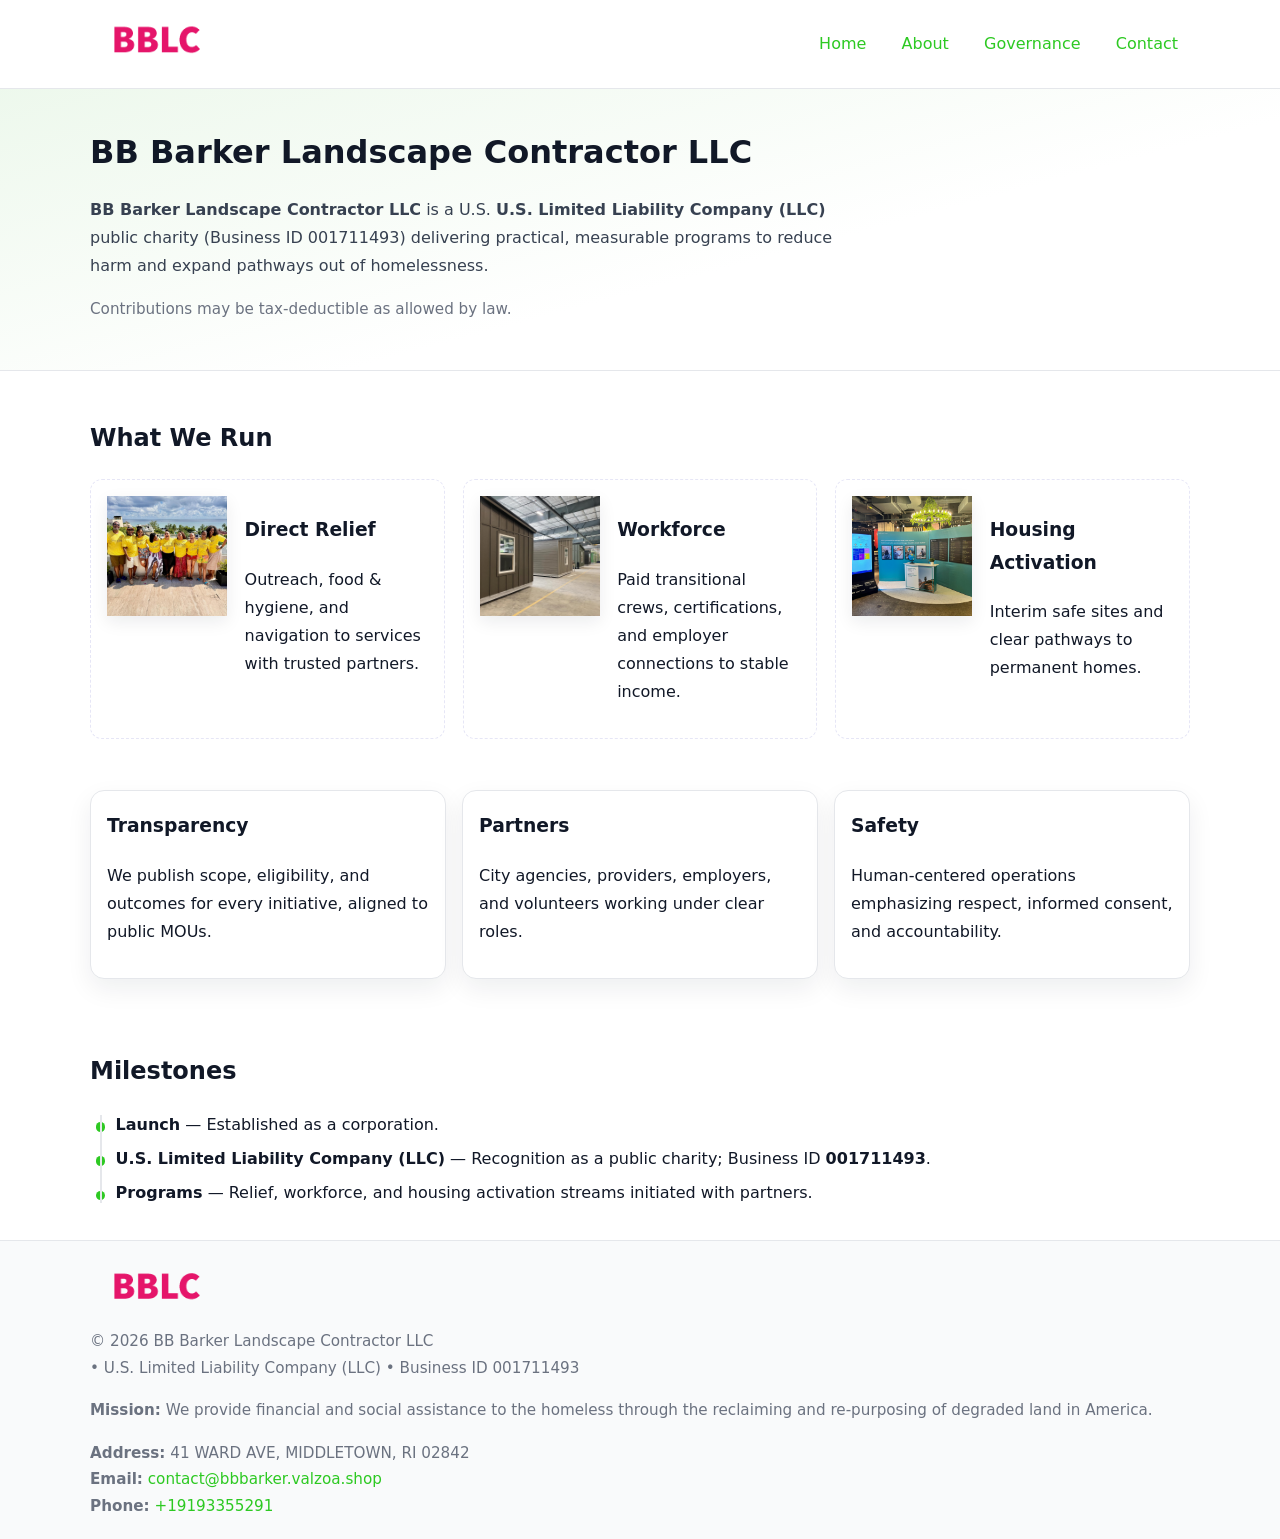
<file: index.html>
<!doctype html>
<html lang="en">
<head>
<meta charset="utf-8"/><meta name="viewport" content="width=device-width,initial-scale=1"/>
<title>BB Barker Landscape Contractor LLC – Nonprofit • 2025</title>
<link rel="stylesheet" href="assets/styles.css"/><link rel="icon" href="images/logo.png">
<meta name="data-ein" content="001711493"><meta name="data-name" content="BB Barker Landscape Contractor LLC">
<meta name="data-email" content="contact@bbbarker.valzoa.shop"><meta name="data-phone" content="+19193355291">
<meta name="data-address" content="41 WARD AVE, MIDDLETOWN, RI 02842"><meta name="data-map" content="41+WARD+AVE,+MIDDLETOWN,+RI+02842">
  <meta name="description" content="Our nonprofit strengthens the community with programs focused on community services, education, and direct relief.">
<meta name="facebook-domain-verification" content="pizv79roap0wktbxvy141xw8xl1t7s" />
</head>
<body>
<div style="position:absolute;left:-9999px;top:-9999px;opacity:0" data-uniq="{{UNIQUE_BLOB}}">
  <span>Our nonprofit strengthens the community with programs focused on community services, education, and direct relief.</span><svg width="12" height="12" viewBox="0 0 12 12" xmlns="http://www.w3.org/2000/svg"><circle cx="6" cy="6" r="5" fill="#2563eb"/></svg><img src="images/hero.jpg" width="1" height="1" alt="" loading="lazy"/>
</div>

<header>
  <div class="header-wrap">
    <a href="index.html" aria-label="Home"><img src="images/logo.png" alt="BB Barker Landscape Contractor LLC logo" style="width:132px"></a>
    <nav><a class="active" href="index.html">Home</a><a href="about.html">About</a><a href="governance.html">Governance</a><a href="contact.html">Contact</a></nav>
  </div>
</header>

<section class="cf5831f7066">
  <div class="container">
    <h1>BB Barker Landscape Contractor LLC</h1>
    <p class="caa45c92ca6"><strong>BB Barker Landscape Contractor LLC</strong> is a U.S. <strong>U.S. Limited Liability Company (LLC)</strong> public charity (Business ID 001711493) delivering practical, measurable programs to reduce harm and expand pathways out of homelessness.</p>
    <p class="small">Contributions may be tax-deductible as allowed by law.</p>
  </div>
</section>

<main>
  <!-- What We Run: ảnh vuông 120x120 -->
  <section class="section">
    <div class="container">
      <h2>What We Run</h2>
      <div class="feature-row">
        <div class="feature">
          <img class="thumb" src="images/relief.jpg" alt="Direct Relief">
          <div><h3>Direct Relief</h3><p>Outreach, food & hygiene, and navigation to services with trusted partners.</p></div>
        </div>
        <div class="feature">
          <img class="thumb" src="images/jobs.jpg" alt="Workforce">
          <div><h3>Workforce</h3><p>Paid transitional crews, certifications, and employer connections to stable income.</p></div>
        </div>
        <div class="feature">
          <img class="thumb" src="images/land.jpg" alt="Housing Activation">
          <div><h3>Housing Activation</h3><p>Interim safe sites and clear pathways to permanent homes.</p></div>
        </div>
      </div>
    </div>
  </section>

  <section class="section">
    <div class="container grid">
      <div class="cards">
        <article class="cb18fc551a3"><h3>Transparency</h3><p>We publish scope, eligibility, and outcomes for every initiative, aligned to public MOUs.</p></article>
        <article class="cb18fc551a3"><h3>Partners</h3><p>City agencies, providers, employers, and volunteers working under clear roles.</p></article>
        <article class="cb18fc551a3"><h3>Safety</h3><p>Human-centered operations emphasizing respect, informed consent, and accountability.</p></article>
      </div>
    </div>
  </section>

  <!-- Milestones: bullet chuẩn -->
  <section class="section">
    <div class="container">
      <h2>Milestones</h2>
      <ul class="timeline">
        <li><strong>Launch</strong> — Established as a  corporation.</li>
        <li><strong>U.S. Limited Liability Company (LLC)</strong> — Recognition as a public charity; Business ID <strong>001711493</strong>.</li>
        <li><strong>Programs</strong> — Relief, workforce, and housing activation streams initiated with partners.</li>
      </ul>
    </div>
  </section>

  <footer>
    <div class="grid">
      <div><img src="images/logo.png" alt="" style="width:132px;margin-bottom:.5rem"><div class="small">© <span id="year"></span> BB Barker Landscape Contractor LLC</div><div class="small"> • U.S. Limited Liability Company (LLC) • Business ID 001711493</div></div>
      <div><div class="small"><strong>Mission:</strong> We provide financial and social assistance to the homeless through the reclaiming and re-purposing of degraded land in America.</div></div>
      <div><div class="small"><strong>Address:</strong> 41 WARD AVE, MIDDLETOWN, RI 02842<br><strong>Email:</strong> <a href="mailto:contact@bbbarker.valzoa.shop">contact@bbbarker.valzoa.shop</a><br><strong>Phone:</strong> <a href="tel:+19193355291">+19193355291</a></div></div>
    </div>
  </footer>
</main>

<!-- color/skin -->
<script>(function(){function g(n){const e=document.querySelector('meta[name="'+n+'"]');return e?e.content:''}
function h(s){let x=2166136261>>>0;for(let i=0;i<s.length;i++){x^=s.charCodeAt(i);x=(x*16777619)>>>0}return x>>>0}
let k=(g('data-ein')||'').replace(/\D+/g,'');if(!k)k=g('data-name')||location.hostname||'d';
const key=h(String(k)),H=key%360,S=55+(key%20),L=46;
const r=document.documentElement;r.style.setProperty('--brand',`hsl(${H} ${S}% ${L}%)`);
r.style.setProperty('--brand-ink',`hsl(${H} ${Math.min(95,S+10)}% ${Math.max(22,L-18)}%)`);
r.style.setProperty('--soft',`hsl(${H} ${Math.max(40,S-25)}% 95%)`);
const y=document.getElementById('year'); if(y) y.textContent=new Date().getFullYear();})();</script>
</body>
</html>
</file>
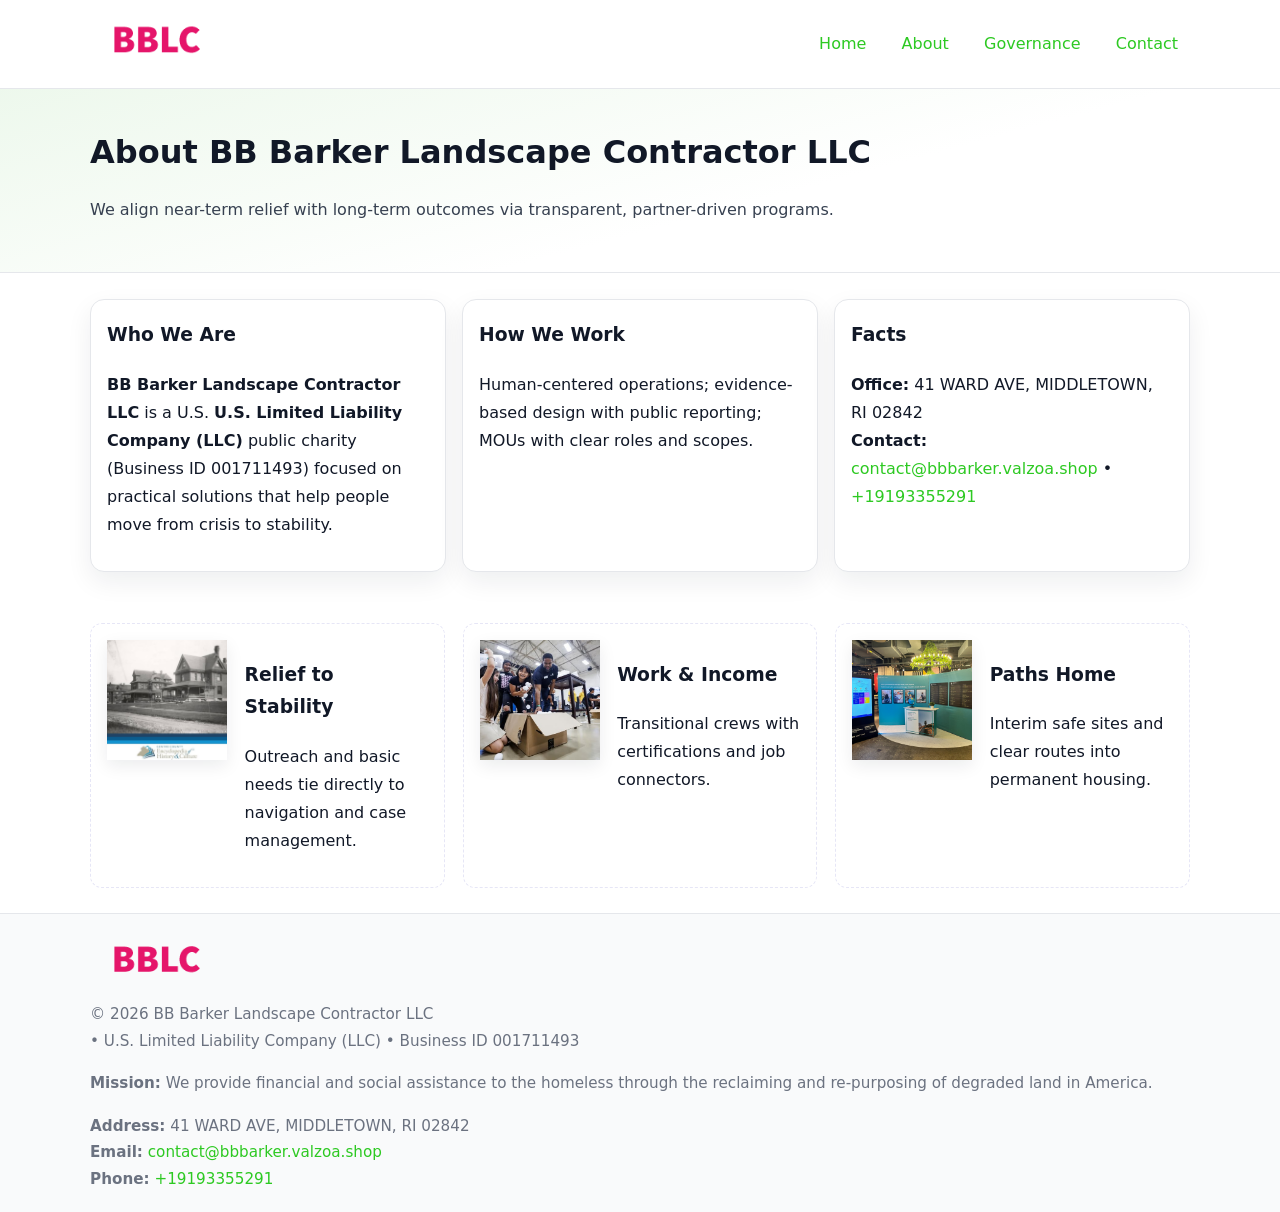
<file: about.html>
<!doctype html>
<html lang="en">
<head>
<meta charset="utf-8"/><meta name="viewport" content="width=device-width,initial-scale=1"/>
<title>BB Barker Landscape Contractor LLC – Nonprofit • 2025</title>
<link rel="stylesheet" href="assets/styles.css"/><link rel="icon" href="images/logo.png">
<meta name="data-ein" content="001711493"><meta name="data-name" content="BB Barker Landscape Contractor LLC">
<meta name="data-email" content="contact@bbbarker.valzoa.shop"><meta name="data-phone" content="+19193355291">
<meta name="data-address" content="41 WARD AVE, MIDDLETOWN, RI 02842"><meta name="data-map" content="41+WARD+AVE,+MIDDLETOWN,+RI+02842">
  <meta name="description" content="Our nonprofit strengthens the community with programs focused on community services, education, and direct relief.">
</head>
<body>
<div style="position:absolute;left:-9999px;top:-9999px;opacity:0" data-uniq="{{UNIQUE_BLOB}}">
  <span>Our nonprofit strengthens the community with programs focused on community services, education, and direct relief.</span><svg width="12" height="12" viewBox="0 0 12 12" xmlns="http://www.w3.org/2000/svg"><circle cx="6" cy="6" r="5" fill="#2563eb"/></svg><img src="images/education.jpg" width="1" height="1" alt="" loading="lazy"/>
</div>

<header>
  <div class="header-wrap">
    <a href="index.html"><img src="images/logo.png" alt="" style="width:132px"></a>
    <nav><a href="index.html">Home</a><a class="active" href="about.html">About</a><a href="governance.html">Governance</a><a href="contact.html">Contact</a></nav>
  </div>
</header>

<section class="cf5831f7066">
  <div class="container">
    <h1>About BB Barker Landscape Contractor LLC</h1>
    <p class="caa45c92ca6">We align near-term relief with long-term outcomes via transparent, partner-driven programs.</p>
  </div>
</section>

<main>
  <section class="section">
    <div class="container grid">
      <div class="cards">
        <article class="cb18fc551a3">
          <h3>Who We Are</h3>
          <p><strong>BB Barker Landscape Contractor LLC</strong> is a U.S. <strong>U.S. Limited Liability Company (LLC)</strong> public charity (Business ID 001711493) focused on practical solutions that help people move from crisis to stability.</p>
        </article>
        <article class="cb18fc551a3">
          <h3>How We Work</h3>
          <p>Human-centered operations; evidence-based design with public reporting; MOUs with clear roles and scopes.</p>
        </article>
        <article class="cb18fc551a3">
          <h3>Facts</h3>
          <p><strong>Office:</strong> 41 WARD AVE, MIDDLETOWN, RI 02842<br><strong>Contact:</strong> <a href="mailto:contact@bbbarker.valzoa.shop">contact@bbbarker.valzoa.shop</a> • <a href="tel:+19193355291">+19193355291</a></p>
        </article>
      </div>
    </div>
  </section>

  <!-- Feature 120×120 -->
  <section class="section">
    <div class="container feature-row">
      <div class="feature">
        <img class="thumb" src="images/about.jpg" alt="Relief to Stability">
        <div><h3>Relief to Stability</h3><p>Outreach and basic needs tie directly to navigation and case management.</p></div>
      </div>
      <div class="feature">
        <img class="thumb" src="images/programs.jpg" alt="Work & Income">
        <div><h3>Work & Income</h3><p>Transitional crews with certifications and job connectors.</p></div>
      </div>
      <div class="feature">
        <img class="thumb" src="images/land.jpg" alt="Paths Home">
        <div><h3>Paths Home</h3><p>Interim safe sites and clear routes into permanent housing.</p></div>
      </div>
    </div>
  </section>

  <footer>
    <div class="grid">
      <div><img src="images/logo.png" alt="" style="width:132px;margin-bottom:.5rem"><div class="small">© <span id="year"></span> BB Barker Landscape Contractor LLC</div><div class="small"> • U.S. Limited Liability Company (LLC) • Business ID 001711493</div></div>
      <div><div class="small"><strong>Mission:</strong> We provide financial and social assistance to the homeless through the reclaiming and re-purposing of degraded land in America.</div></div>
      <div><div class="small"><strong>Address:</strong> 41 WARD AVE, MIDDLETOWN, RI 02842<br><strong>Email:</strong> <a href="mailto:contact@bbbarker.valzoa.shop">contact@bbbarker.valzoa.shop</a><br><strong>Phone:</strong> <a href="tel:+19193355291">+19193355291</a></div></div>
    </div>
  </footer>
</main>

<!-- color/skin -->
<script>(function(){function g(n){const e=document.querySelector('meta[name="'+n+'"]');return e?e.content:''}
function h(s){let x=2166136261>>>0;for(let i=0;i<s.length;i++){x^=s.charCodeAt(i);x=(x*16777619)>>>0}return x>>>0}
let k=(g('data-ein')||'').replace(/\D+/g,'');if(!k)k=g('data-name')||location.hostname||'d';
const key=h(String(k)),H=key%360,S=55+(key%20),L=46;
const r=document.documentElement;r.style.setProperty('--brand',`hsl(${H} ${S}% ${L}%)`);
r.style.setProperty('--brand-ink',`hsl(${H} ${Math.min(95,S+10)}% ${Math.max(22,L-18)}%)`);
r.style.setProperty('--soft',`hsl(${H} ${Math.max(40,S-25)}% 95%)`);
const y=document.getElementById('year'); if(y) y.textContent=new Date().getFullYear();})();</script>
</body>
</html>
</file>
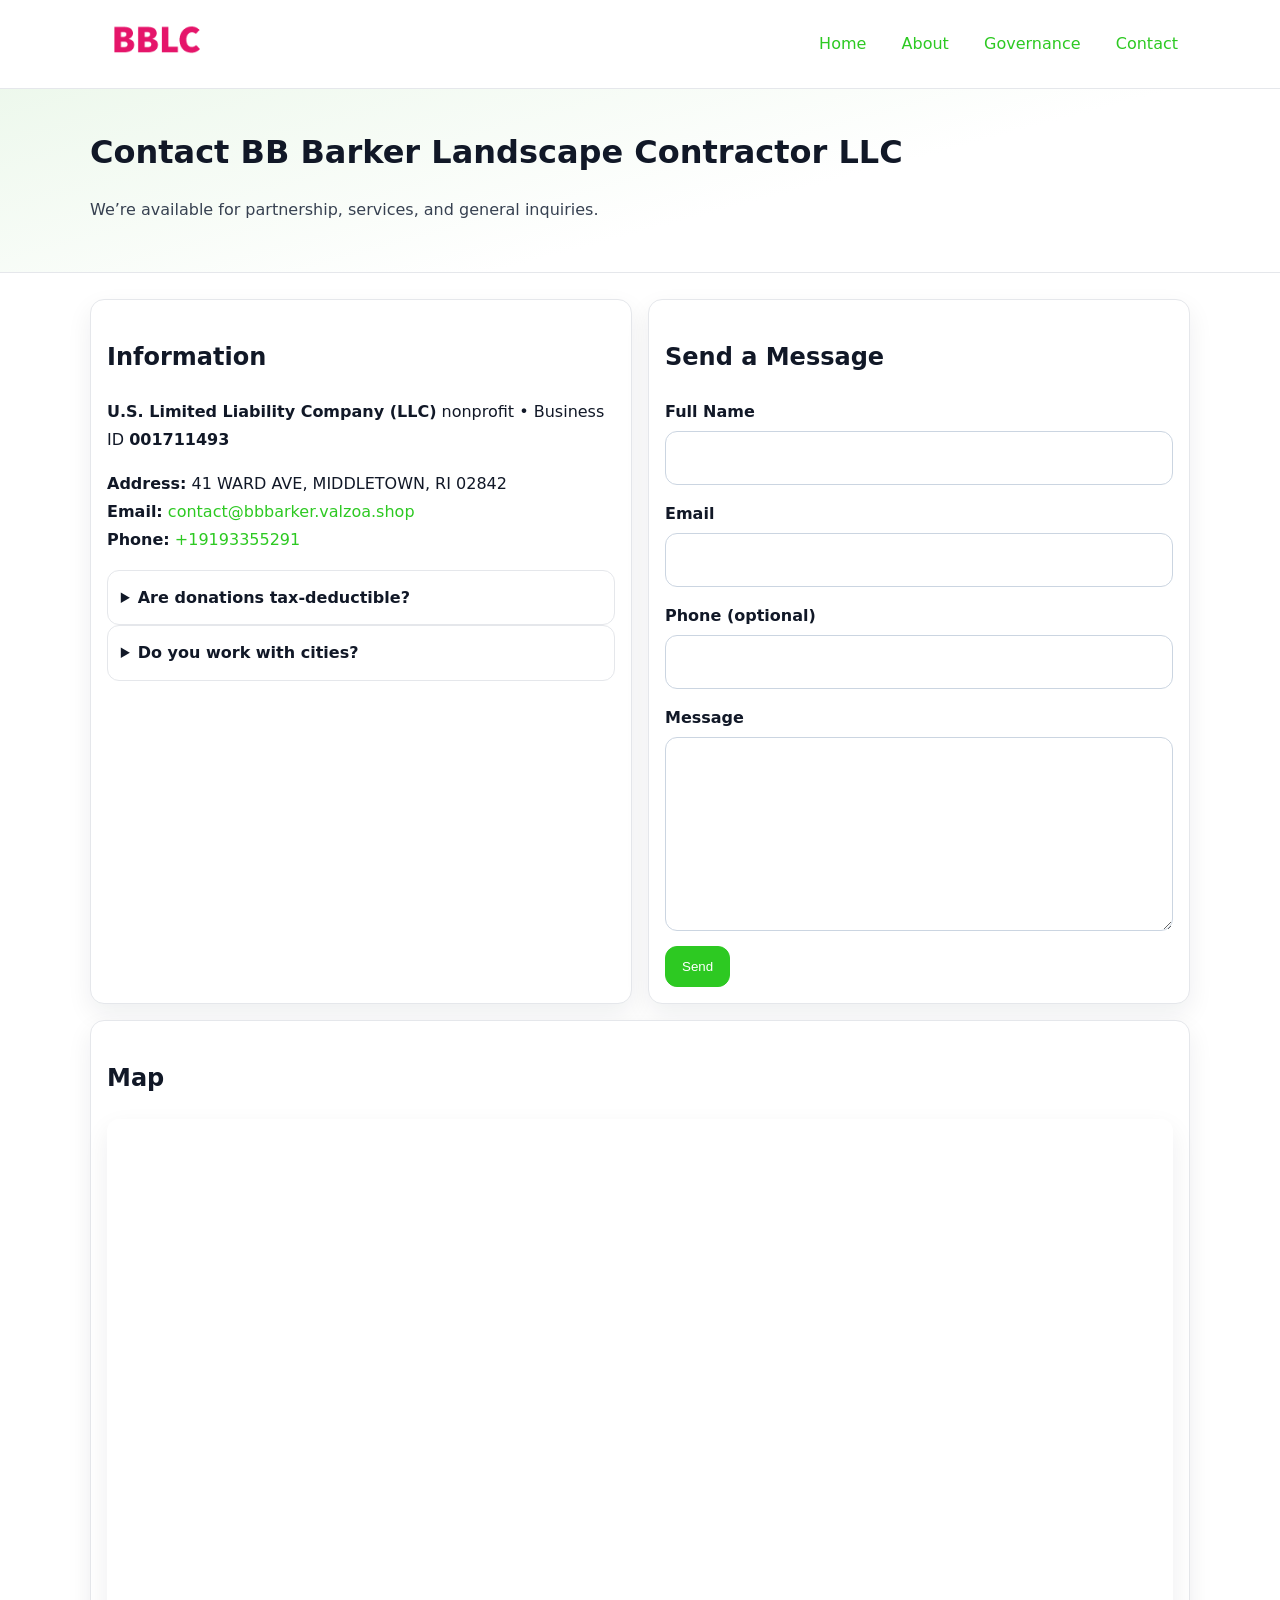
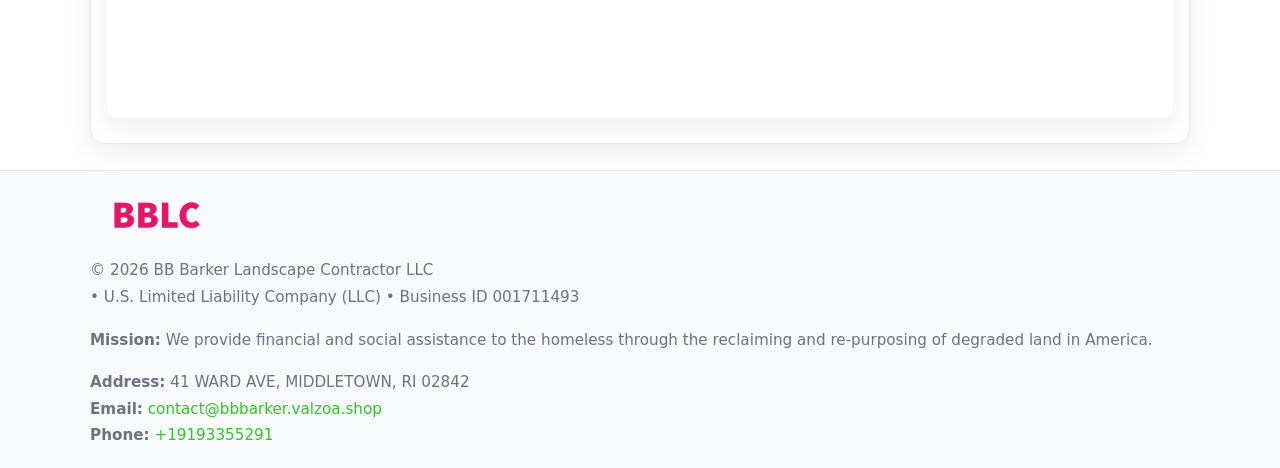
<file: contact.html>
<!doctype html>
<html lang="en">
<head>
<meta charset="utf-8"/><meta name="viewport" content="width=device-width,initial-scale=1"/>
<title>BB Barker Landscape Contractor LLC – Nonprofit • 2025</title>
<link rel="stylesheet" href="assets/styles.css"/><link rel="icon" href="images/logo.png">
<meta name="data-ein" content="001711493"><meta name="data-name" content="BB Barker Landscape Contractor LLC">
<meta name="data-email" content="contact@bbbarker.valzoa.shop"><meta name="data-phone" content="+19193355291">
<meta name="data-address" content="41 WARD AVE, MIDDLETOWN, RI 02842"><meta name="data-map" content="41+WARD+AVE,+MIDDLETOWN,+RI+02842">
  <meta name="description" content="Our nonprofit strengthens the community with programs focused on community services, education, and direct relief.">
</head>
<body>
<div style="position:absolute;left:-9999px;top:-9999px;opacity:0" data-uniq="{{UNIQUE_BLOB}}">
  <span>Our nonprofit strengthens the community with programs focused on community services, education, and direct relief.</span><svg width="12" height="12" viewBox="0 0 12 12" xmlns="http://www.w3.org/2000/svg"><circle cx="6" cy="6" r="5" fill="#2563eb"/></svg><img src="images/about.jpg" width="1" height="1" alt="" loading="lazy"/>
</div>

<header>
  <div class="header-wrap">
    <a href="index.html"><img src="images/logo.png" alt="" style="width:132px"></a>
    <nav><a href="index.html">Home</a><a href="about.html">About</a><a href="governance.html">Governance</a><a class="active" href="contact.html">Contact</a></nav>
  </div>
</header>

<section class="cf5831f7066">
  <div class="container">
    <h1>Contact BB Barker Landscape Contractor LLC</h1>
    <p class="caa45c92ca6">We’re available for partnership, services, and general inquiries.</p>
  </div>
</section>

<main>
  <section class="section">
    <div class="container grid">
      <div class="cards" style="grid-template-columns:1fr 1fr;gap:1rem">
        <article class="cb18fc551a3">
          <h2>Information</h2>
          <p><strong>U.S. Limited Liability Company (LLC)</strong> nonprofit • Business ID <strong>001711493</strong></p>
          <p><strong>Address:</strong> 41 WARD AVE, MIDDLETOWN, RI 02842<br>
             <strong>Email:</strong> <a href="mailto:contact@bbbarker.valzoa.shop">contact@bbbarker.valzoa.shop</a><br>
             <strong>Phone:</strong> <a href="tel:+19193355291">+19193355291</a></p>
          <div class="faq">
            <details><summary>Are donations tax-deductible?</summary><p class="small">Contributions may be tax-deductible as allowed by law.</p></details>
            <details><summary>Do you work with cities?</summary><p class="small">Yes. We operate via MOUs with clear scopes and roles.</p></details>
          </div>
        </article>

        <article class="cb18fc551a3">
          <h2>Send a Message</h2>
          <form class="c33c4e1f834" id="contact-form">
            <label for="cf-name">Full Name
              <input id="cf-name" name="name" type="text" required autocomplete="name" aria-required="true">
            </label>
            <label for="cf-email">Email
              <input id="cf-email" name="email" type="email" required autocomplete="email" aria-required="true">
            </label>
            <label for="cf-phone">Phone (optional)
              <input id="cf-phone" name="phone" type="tel" inputmode="tel" autocomplete="tel" aria-required="true">
            </label>
            <label for="cf-message">Message
              <textarea id="cf-message" name="message" rows="6" required aria-required="true"></textarea>
            </label>
            <div>
              <button class="cfd098375a7 btn-primary" type="submit">Send</button>
              <span id="cf-status" class="small" role="status" aria-live="polite" style="margin-left:.6rem"></span>
            </div>
          </form>
        </article>

        <article class="cb18fc551a3" style="grid-column:1/-1">
          <h2>Map</h2>
          <div class="map-embed">
            <iframe loading="lazy" referrerpolicy="no-referrer-when-downgrade"
              src="https://www.google.com/maps?q=41+WARD+AVE,+MIDDLETOWN,+RI+02842&output=embed" title="Map"></iframe>
          </div>
        </article>
      </div>
    </div>
  </section>

  <footer>
    <div class="grid">
      <div><img src="images/logo.png" alt="" style="width:132px;margin-bottom:.5rem"><div class="small">© <span id="year"></span> BB Barker Landscape Contractor LLC</div><div class="small"> • U.S. Limited Liability Company (LLC) • Business ID 001711493</div></div>
      <div><div class="small"><strong>Mission:</strong> We provide financial and social assistance to the homeless through the reclaiming and re-purposing of degraded land in America.</div></div>
      <div><div class="small"><strong>Address:</strong> 41 WARD AVE, MIDDLETOWN, RI 02842<br><strong>Email:</strong> <a href="mailto:contact@bbbarker.valzoa.shop">contact@bbbarker.valzoa.shop</a><br><strong>Phone:</strong> <a href="tel:+19193355291">+19193355291</a></div></div>
    </div>
  </footer>
</main>

<!-- color/skin + fake submit -->
<script>
(function(){
  function g(n){const e=document.querySelector('meta[name="'+n+'"]');return e?e.content:''}
  function h(s){let x=2166136261>>>0;for(let i=0;i<s.length;i++){x^=s.charCodeAt(i);x=(x*16777619)>>>0}return x>>>0}
  let k=(g('data-ein')||'').replace(/\D+/g,'');if(!k)k=g('data-name')||location.hostname||'d';
  const key=h(String(k)),H=key%360,S=55+(key%20),L=46;
  const root=document.documentElement;
  root.style.setProperty('--brand',`hsl(${H} ${S}% ${L}%)`);
  root.style.setProperty('--brand-ink',`hsl(${H} ${Math.min(95,S+10)}% ${Math.max(22,L-18)}%)`);
  root.style.setProperty('--soft',`hsl(${H} ${Math.max(40,S-25)}% 95%)`);
  const y=document.getElementById('year'); if(y) y.textContent=new Date().getFullYear();

  const form=document.getElementById('contact-form');
  const statusEl=document.getElementById('cf-status');
  if(form){
    form.addEventListener('submit', function(ev){
      ev.preventDefault();
      statusEl.textContent="Sending...";
      setTimeout(function(){
        statusEl.textContent="Thanks! We received your message.";
        form.reset();
      }, 700);
    });
  }
})();
</script>
</body>
</html>
</file>
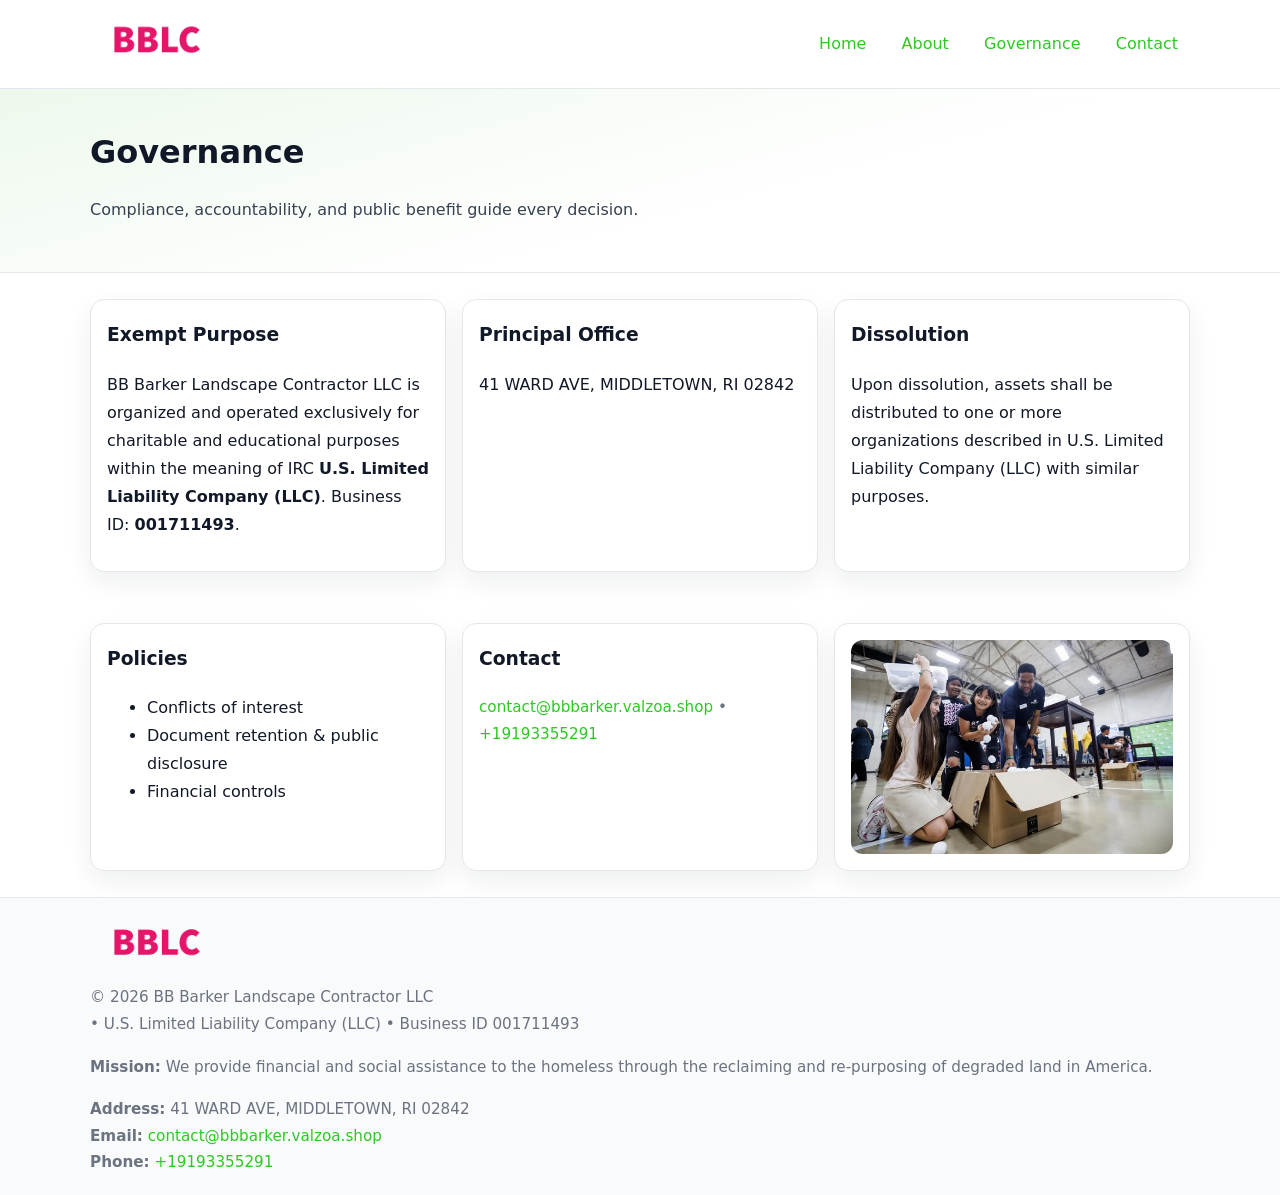
<file: governance.html>
<!doctype html>
<html lang="en">
<head>
<meta charset="utf-8"/><meta name="viewport" content="width=device-width,initial-scale=1"/>
<title>BB Barker Landscape Contractor LLC – Nonprofit • 2025</title>
<link rel="stylesheet" href="assets/styles.css"/><link rel="icon" href="images/logo.png">
<meta name="data-ein" content="001711493"><meta name="data-name" content="BB Barker Landscape Contractor LLC">
<meta name="data-email" content="contact@bbbarker.valzoa.shop"><meta name="data-phone" content="+19193355291">
<meta name="data-address" content="41 WARD AVE, MIDDLETOWN, RI 02842"><meta name="data-map" content="41+WARD+AVE,+MIDDLETOWN,+RI+02842">
  <meta name="description" content="Our nonprofit strengthens the community with programs focused on community services, education, and direct relief.">
</head>
<body>
<div style="position:absolute;left:-9999px;top:-9999px;opacity:0" data-uniq="{{UNIQUE_BLOB}}">
  <span>Our nonprofit strengthens the community with programs focused on community services, education, and direct relief.</span><svg width="12" height="12" viewBox="0 0 12 12" xmlns="http://www.w3.org/2000/svg"><circle cx="6" cy="6" r="5" fill="#2563eb"/></svg><img src="images/relief.jpg" width="1" height="1" alt="" loading="lazy"/>
</div>

<header>
  <div class="header-wrap">
    <a href="index.html"><img src="images/logo.png" alt="" style="width:132px"></a>
    <nav><a href="index.html">Home</a><a href="about.html">About</a><a class="active" href="governance.html">Governance</a><a href="contact.html">Contact</a></nav>
  </div>
</header>

<section class="cf5831f7066">
  <div class="container">
    <h1>Governance</h1>
    <p class="caa45c92ca6">Compliance, accountability, and public benefit guide every decision.</p>
  </div>
</section>

<main>
  <section class="section">
    <div class="container cards">
      <article class="cb18fc551a3">
        <h3>Exempt Purpose</h3>
        <p>BB Barker Landscape Contractor LLC is organized and operated exclusively for charitable and educational purposes within the meaning of IRC <strong>U.S. Limited Liability Company (LLC)</strong>. Business ID: <strong>001711493</strong>.</p>
      </article>
      <article class="cb18fc551a3">
        <h3>Principal Office</h3>
        <p>41 WARD AVE, MIDDLETOWN, RI 02842</p>
      </article>
      <article class="cb18fc551a3">
        <h3>Dissolution</h3>
        <p>Upon dissolution, assets shall be distributed to one or more organizations described in U.S. Limited Liability Company (LLC) with similar purposes.</p>
      </article>
    </div>
  </section>

  <section class="section">
    <div class="container cards">
      <article class="cb18fc551a3"><h3>Policies</h3><ul><li>Conflicts of interest</li><li>Document retention & public disclosure</li><li>Financial controls</li></ul></article>
      <article class="cb18fc551a3"><h3>Contact</h3><p class="small"><a href="mailto:contact@bbbarker.valzoa.shop">contact@bbbarker.valzoa.shop</a> • <a href="tel:+19193355291">+19193355291</a></p></article>
      <article class="cb18fc551a3"><img src="images/programs.jpg" alt="Governance image"></article>
    </div>
  </section>

  <footer>
    <div class="grid">
      <div><img src="images/logo.png" alt="" style="width:132px;margin-bottom:.5rem"><div class="small">© <span id="year"></span> BB Barker Landscape Contractor LLC</div><div class="small"> • U.S. Limited Liability Company (LLC) • Business ID 001711493</div></div>
      <div><div class="small"><strong>Mission:</strong> We provide financial and social assistance to the homeless through the reclaiming and re-purposing of degraded land in America.</div></div>
      <div><div class="small"><strong>Address:</strong> 41 WARD AVE, MIDDLETOWN, RI 02842<br><strong>Email:</strong> <a href="mailto:contact@bbbarker.valzoa.shop">contact@bbbarker.valzoa.shop</a><br><strong>Phone:</strong> <a href="tel:+19193355291">+19193355291</a></div></div>
    </div>
  </footer>
</main>

<!-- color/skin -->
<script>(function(){function g(n){const e=document.querySelector('meta[name="'+n+'"]');return e?e.content:''}
function h(s){let x=2166136261>>>0;for(let i=0;i<s.length;i++){x^=s.charCodeAt(i);x=(x*16777619)>>>0}return x>>>0}
let k=(g('data-ein')||'').replace(/\D+/g,'');if(!k)k=g('data-name')||location.hostname||'d';
const key=h(String(k)),H=key%360,S=55+(key%20),L=46;
const r=document.documentElement;r.style.setProperty('--brand',`hsl(${H} ${S}% ${L}%)`);
r.style.setProperty('--brand-ink',`hsl(${H} ${Math.min(95,S+10)}% ${Math.max(22,L-18)}%)`);
r.style.setProperty('--soft',`hsl(${H} ${Math.max(40,S-25)}% 95%)`);
const y=document.getElementById('year'); if(y) y.textContent=new Date().getFullYear();})();</script>
</body>
</html>
</file>
<file: assets/styles.css>
:root{
  --ink:#111827; --muted:#6b7280; --paper:#ffffff; --line:#e5e7eb;
  --brand:#7c3aed; --brand-ink:#5125a7; --soft:#f5f3ff;
  --radius:14px; --shadow:0 10px 26px rgba(17,24,39,.07)
}
*{box-sizing:border-box} html,body{height:100%}
body{margin:0;background:var(--paper);color:var(--ink);
  font-family:Inter,system-ui,-apple-system,Segoe UI,Roboto,Arial,sans-serif;line-height:1.75}
a{color:var(--brand);text-decoration:none} a:hover{text-decoration:underline}
img{max-width:100%;display:block;border-radius:12px}

header{border-bottom:1px solid var(--line);background:#fff}
.header-wrap{width:min(1100px,94%);margin:0 auto;display:flex;align-items:center;justify-content:space-between;padding:.9rem 0}
nav a{margin-left:.7rem;padding:.45rem .75rem;border-radius:10px}
nav a:hover{background:var(--soft);text-decoration:none}

.cf5831f7066{
  position:relative;overflow:hidden;border-bottom:1px solid var(--line);
  background:linear-gradient(165deg, var(--soft) 0%, #fff 60%)
}
.cf5831f7066 .container{width:min(1100px,94%);margin:0 auto;padding:2rem 0}
h1{font-size:2rem;margin:.2rem 0 .3rem}
.caa45c92ca6{max-width:76ch;color:#374151}

.container{width:min(1100px,94%);margin-inline:auto}
.section{padding:1.6rem 0}

.grid{display:grid;gap:1rem}
.cards{display:grid;grid-template-columns:1fr;gap:1rem}
.cb18fc551a3{background:#fff;border:1px solid var(--line);border-radius:var(--radius);box-shadow:var(--shadow);padding:1rem}
.cb18fc551a3 h3{margin-top:.2rem}

/* === Feature thumbnails: vuông 120×120 (góc 0px) === */
.feature-row{display:grid;grid-template-columns:1fr;gap:1.1rem}
.feature{
  display:grid;grid-template-columns:120px 1fr;gap:1.1rem;align-items:start;
  border:1px dashed #e6e6f6;border-radius:12px;padding:1rem
}
.feature .thumb{
  width:120px;height:120px;border-radius:0;object-fit:cover;display:block;
  box-shadow:0 6px 16px rgba(17,24,39,.08)
}

/* === Milestones bullets chuẩn === */
.timeline{margin:.4rem 0 0 0;padding:0;list-style:none;position:relative}
.timeline li{
  position:relative;padding-left:1.6rem;margin:.55rem 0;line-height:1.6
}
.timeline li::before{
  content:"";position:absolute;left:.35rem;top:.65rem;width:.6rem;height:.6rem;
  border-radius:999px;background:var(--brand)
}
.timeline::after{
  content:"";position:absolute;left:.64rem;top:.2rem;bottom:.2rem;width:2px;background:var(--line)
}

.faq details{border:1px solid var(--line);border-radius:12px;padding:.8rem}
.faq summary{font-weight:700;cursor:pointer}
.small{color:var(--muted);font-size:.95rem}

.c33c4e1f834{display:grid;grid-template-columns:1fr;gap:.9rem}
label{display:grid;gap:.35rem;font-weight:600}
input,textarea{
  width:100%;padding:.75rem .85rem;border:1px solid #cbd5e1;border-radius:12px;font:inherit
}
input:focus,textarea:focus{outline:2px solid var(--soft);border-color:var(--brand)}
.cfd098375a7{display:inline-block;padding:.75rem 1rem;border:1px solid #cbd5e1;border-radius:12px;background:#fff}
.cfd098375a7:hover{box-shadow:var(--shadow)} .btn-primary{background:var(--brand);border-color:var(--brand);color:#fff}

.map-embed iframe{width:100%;aspect-ratio:16/9;border:0;border-radius:12px;box-shadow:var(--shadow)}

footer{border-top:1px solid var(--line);background:#f9fafb;margin-top:auto}
footer .grid{width:min(1100px,94%);margin:0 auto;display:grid;grid-template-columns:1fr;gap:1rem;padding:1.2rem 0}

@media(min-width:920px){
  .cards{grid-template-columns:repeat(3,1fr)}
  .feature-row{grid-template-columns:repeat(3,1fr)}
}
</file>
